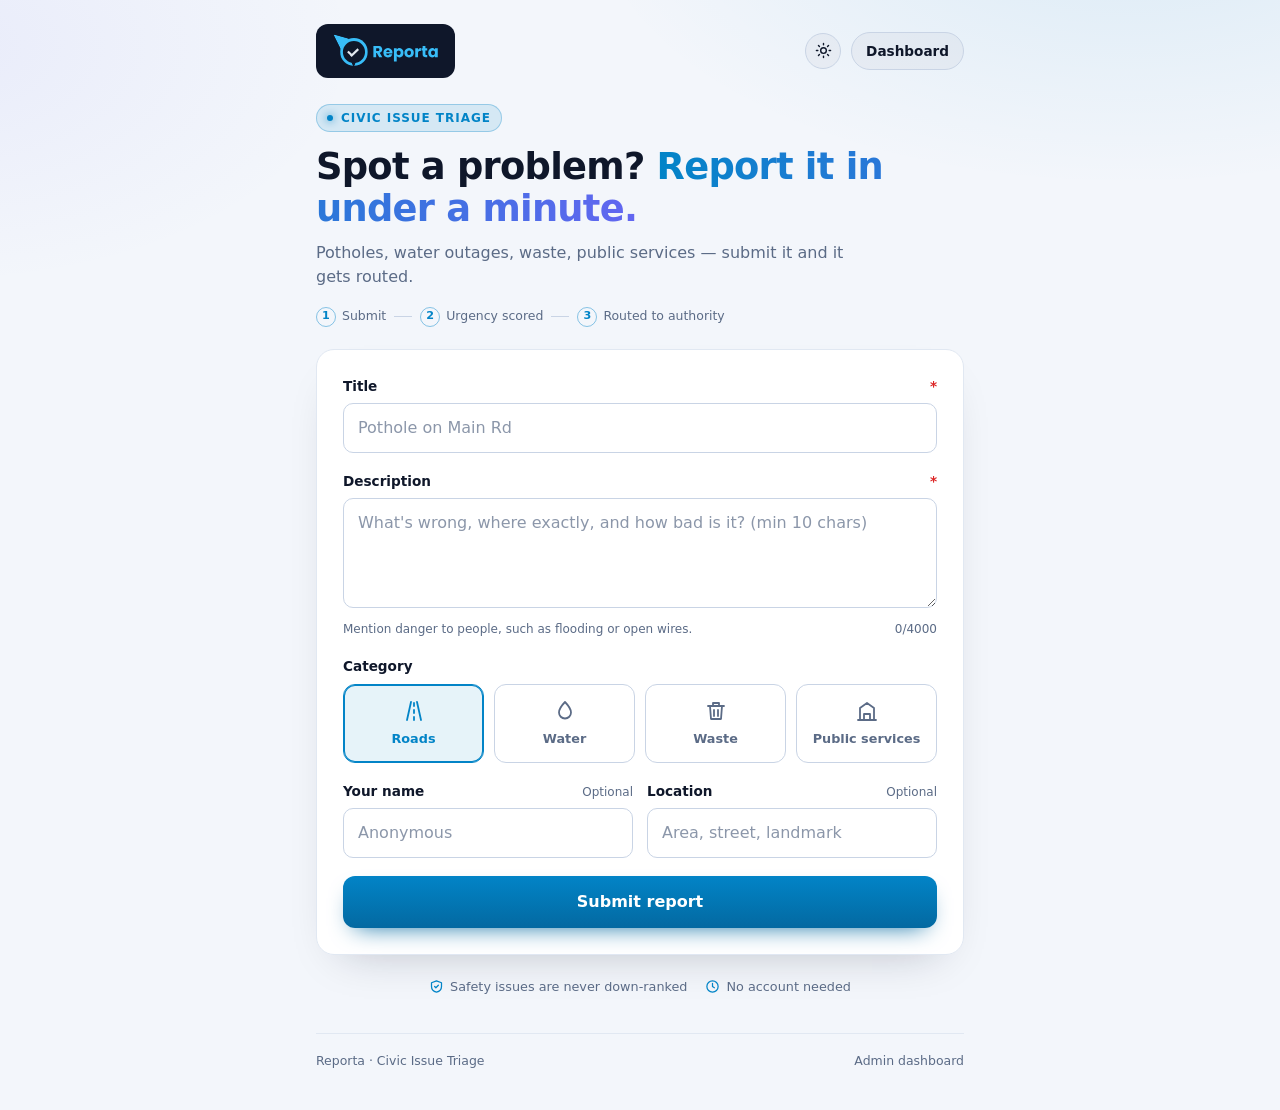
<file: static/index.html>
<!DOCTYPE html>
<html lang="en" data-theme="dark">
<head>
<meta charset="utf-8">
<meta name="viewport" content="width=device-width, initial-scale=1">
<meta name="theme-color" content="#0b1120">
<meta name="description" content="Report potholes, water outages, waste and public service problems. Every report is classified for urgency and routed to the right authority.">
<title>Civic Issue Triage — Report an Issue</title>
<link rel="icon" href="/static/reporta-logo-cropped.svg" type="image/svg+xml">
<link rel="stylesheet" href="/static/theme.css">
<script src="/static/theme.js"></script>
<style>
  .shell { max-width: 680px; margin: 0 auto; padding: 20px 16px 40px; }

  .topbar { display: flex; align-items: center; justify-content: space-between; gap: 12px; padding: 4px 0 26px; }
  .brand img { height: 40px; width: auto; display: block; }
  .top-actions { display: flex; align-items: center; gap: 10px; }

  .hero { margin-bottom: 22px; }
  .eyebrow {
    display: inline-flex; align-items: center; gap: 8px; font-size: .75rem; font-weight: 700;
    letter-spacing: .08em; text-transform: uppercase; color: var(--accent);
    background: color-mix(in srgb, var(--accent) 12%, transparent);
    border: 1px solid color-mix(in srgb, var(--accent) 30%, transparent);
    padding: 4px 10px; border-radius: 999px; margin-bottom: 14px;
  }
  .eyebrow i { width: 6px; height: 6px; border-radius: 50%; background: var(--accent); box-shadow: 0 0 8px var(--accent); }
  h1 { font-size: clamp(1.7rem, 5vw, 2.3rem); line-height: 1.15; letter-spacing: -.02em; font-weight: 800; }
  h1 span { background: linear-gradient(90deg, var(--accent), var(--violet)); -webkit-background-clip: text; background-clip: text; color: transparent; }
  .sub { color: var(--muted); font-size: 1rem; margin-top: 10px; max-width: 52ch; }

  .steps { display: flex; gap: 8px; margin: 18px 0 0; flex-wrap: wrap; }
  .step { font-size: .78rem; color: var(--muted); display: inline-flex; align-items: center; gap: 6px; }
  .step b { width: 20px; height: 20px; border-radius: 50%; display: inline-grid; place-items: center; font-size: .7rem; color: var(--accent); border: 1px solid color-mix(in srgb, var(--accent) 45%, transparent); }
  .step + .step::before { content: ""; width: 18px; height: 1px; background: var(--border-strong); margin-right: 2px; }

  .card {
    background: linear-gradient(180deg, var(--card-2), var(--card));
    border: 1px solid var(--border); border-radius: 18px; padding: 26px; box-shadow: var(--shadow);
  }
  .field { margin-bottom: 18px; }
  label, .label { display: flex; justify-content: space-between; align-items: baseline; font-size: .85rem; font-weight: 600; margin-bottom: 7px; }
  .opt { color: var(--muted); font-weight: 500; font-size: .75rem; }
  .req { color: var(--err); margin-left: 3px; }
  input[type=text], input:not([type]), textarea { width: 100%; padding: 12px 14px; font-size: 1rem; }
  textarea { min-height: 110px; resize: vertical; }
  .hint { font-size: .75rem; color: var(--muted); margin-top: 5px; display: flex; justify-content: space-between; gap: 10px; }
  .field-error { color: var(--err); font-size: .78rem; margin-top: 5px; display: none; }
  .field.invalid .field-error { display: block; }
  .field.invalid input, .field.invalid textarea { border-color: var(--err); }
  .row { display: grid; grid-template-columns: 1fr 1fr; gap: 14px; }

  .cats { display: grid; grid-template-columns: repeat(4, 1fr); gap: 10px; border: 0; padding: 0; min-width: 0; margin-bottom: 18px; }
  .cats legend { font-size: .85rem; font-weight: 600; margin-bottom: 7px; padding: 0; }
  label.cat { position: relative; display: block; margin: 0; }
  .cat input { position: absolute; opacity: 0; inset: 0; width: 100%; height: 100%; cursor: pointer; margin: 0; }
  .cat span {
    display: flex; flex-direction: column; align-items: center; gap: 6px; text-align: center;
    padding: 14px 6px; border-radius: 12px; border: 1px solid var(--border-strong);
    background: var(--bg-2); font-size: .8rem; font-weight: 600; color: var(--muted); transition: all .15s;
  }
  .cat svg { width: 24px; height: 24px; stroke: currentColor; fill: none; stroke-width: 1.8; stroke-linecap: round; stroke-linejoin: round; }
  .cat:hover span { border-color: var(--muted); color: var(--text); }
  .cat input:checked + span { border-color: var(--accent); color: var(--accent); background: color-mix(in srgb, var(--accent) 10%, var(--bg-2)); box-shadow: inset 0 0 0 1px var(--accent); }
  .cat input:focus-visible + span { box-shadow: var(--ring); }

  .submit { width: 100%; padding: 14px; font-size: 1rem; border-radius: 12px; font-weight: 800; }
  .spin { width: 16px; height: 16px; border: 2px solid rgba(255,255,255,.35); border-top-color: currentColor; border-radius: 50%; animation: spin .7s linear infinite; display: none; }
  .submit:disabled .spin { display: inline-block; }
  .submit:disabled { cursor: wait; opacity: .8; }
  @keyframes spin { to { transform: rotate(360deg); } }

  .msg { margin-top: 16px; padding: 12px 14px; border-radius: 10px; font-size: .92rem; display: none; border: 1px solid transparent; }
  .msg.ok { display: block; background: color-mix(in srgb, var(--ok) 12%, transparent); color: var(--ok); border-color: color-mix(in srgb, var(--ok) 35%, transparent); }
  .msg.err { display: block; background: color-mix(in srgb, var(--err) 12%, transparent); color: var(--err); border-color: color-mix(in srgb, var(--err) 35%, transparent); }

  /* confirmation screen */
  .success { text-align: center; padding: 10px 4px 2px; }
  .success .tick { width: 64px; height: 64px; border-radius: 50%; margin: 0 auto 16px; display: grid; place-items: center; background: color-mix(in srgb, var(--ok) 15%, transparent); border: 1px solid color-mix(in srgb, var(--ok) 40%, transparent); }
  .success .tick svg { width: 30px; height: 30px; stroke: var(--ok); fill: none; stroke-width: 2.4; stroke-linecap: round; stroke-linejoin: round; }
  .success h2 { font-size: 1.35rem; letter-spacing: -.01em; }
  .success .ref { display: inline-flex; align-items: center; gap: 10px; margin: 14px 0 6px; padding: 8px 8px 8px 16px; border-radius: 12px; border: 1px dashed var(--border-strong); background: var(--bg-2); font-weight: 800; font-size: 1.2rem; font-variant-numeric: tabular-nums; }
  .success .ref .btn { padding: 6px 12px; font-size: .78rem; }
  #success-text { color: var(--text-soft); font-size: .95rem; max-width: 44ch; margin: 8px auto 0; }
  .next { text-align: left; margin: 22px 0 22px; padding: 16px 18px; border-radius: 12px; background: var(--tint); border: 1px solid var(--border); display: grid; gap: 10px; }
  .next div { display: flex; gap: 12px; font-size: .88rem; color: var(--text-soft); }
  .next b { flex: none; width: 22px; height: 22px; border-radius: 50%; display: grid; place-items: center; font-size: .72rem; color: var(--accent); border: 1px solid color-mix(in srgb, var(--accent) 45%, transparent); }

  .trust { display: flex; gap: 18px; flex-wrap: wrap; justify-content: center; margin-top: 22px; color: var(--muted); font-size: .8rem; }
  .trust span { display: inline-flex; align-items: center; gap: 6px; }
  .trust svg { width: 15px; height: 15px; stroke: var(--accent); fill: none; stroke-width: 2; stroke-linecap: round; stroke-linejoin: round; }

  @media (max-width: 520px) {
    .card { padding: 20px 16px; }
    .cats { grid-template-columns: repeat(2, 1fr); }
    .row { grid-template-columns: 1fr; gap: 0; }
    .step + .step::before { display: none; }
    .steps { gap: 6px 14px; }
  }
</style>
</head>
<body>
<div class="shell">
  <header class="topbar logo-header">
    <a class="brand" href="/" aria-label="Reporta home">
      <img src="/static/reporta-logo-cropped.svg" alt="Reporta logo" onerror="this.remove()">
    </a>
    <div class="top-actions">
      <button class="icon-btn" id="theme-toggle" type="button" aria-label="Switch theme">
        <svg class="i-moon" viewBox="0 0 24 24"><path d="M21 12.8A9 9 0 1 1 11.2 3a7 7 0 0 0 9.8 9.8Z"/></svg>
        <svg class="i-sun" viewBox="0 0 24 24"><circle cx="12" cy="12" r="4"/><path d="M12 2v2M12 20v2M4.9 4.9l1.4 1.4M17.7 17.7l1.4 1.4M2 12h2M20 12h2M4.9 19.1l1.4-1.4M17.7 6.3l1.4-1.4"/></svg>
      </button>
      <a class="pill-link" href="/dashboard">Dashboard</a>
    </div>
  </header>

  <section class="hero">
    <span class="eyebrow"><i></i> Civic Issue Triage</span>
    <h1>Spot a problem? <span>Report it in under a minute.</span></h1>
    <p class="sub">Potholes, water outages, waste, public services — submit it and it gets routed.</p>
    <div class="steps" aria-label="How it works">
      <span class="step"><b>1</b> Submit</span>
      <span class="step"><b>2</b> Urgency scored</span>
      <span class="step"><b>3</b> Routed to authority</span>
    </div>
  </section>

  <main class="card">
    <form id="report-form" novalidate>
      <h2 class="sr-only">Report a Civic Issue</h2>
      <div class="field" id="fld-title">
        <label for="title">Title <span class="req" aria-hidden="true">*</span></label>
        <input id="title" name="title" required minlength="3" maxlength="200"
               placeholder="Pothole on Main Rd" aria-describedby="err-title">
        <div class="field-error" id="err-title">Please enter a short title (at least 3 characters).</div>
      </div>

      <div class="field" id="fld-description">
        <label for="description">Description <span class="req" aria-hidden="true">*</span></label>
        <textarea id="description" name="description" required minlength="10" maxlength="4000"
                  placeholder="What's wrong, where exactly, and how bad is it? (min 10 chars)" aria-describedby="err-description"></textarea>
        <div class="hint"><span>Mention danger to people, such as flooding or open wires.</span><span><span id="count">0</span>/4000</span></div>
        <div class="field-error" id="err-description">Please describe the problem in at least 10 characters.</div>
      </div>

      <fieldset class="cats">
        <legend>Category</legend>
        <label class="cat"><input type="radio" name="category" value="roads" checked>
          <span><svg viewBox="0 0 24 24"><path d="M5 21 9 3M19 21 15 3M12 4v3M12 11v3M12 18v3"/></svg>Roads</span></label>
        <label class="cat"><input type="radio" name="category" value="water">
          <span><svg viewBox="0 0 24 24"><path d="M12 3s6 6.2 6 10.5A6 6 0 0 1 6 13.5C6 9.2 12 3 12 3Z"/></svg>Water</span></label>
        <label class="cat"><input type="radio" name="category" value="waste">
          <span><svg viewBox="0 0 24 24"><path d="M4 7h16M10 11v6M14 11v6M6 7l1 13h10l1-13M9 7V4h6v3"/></svg>Waste</span></label>
        <label class="cat"><input type="radio" name="category" value="public_services">
          <span><svg viewBox="0 0 24 24"><path d="M3 21h18M5 21V9l7-5 7 5v12M9 21v-6h6v6"/></svg>Public services</span></label>
      </fieldset>

      <div class="row">
        <div class="field">
          <label for="reporter">Your name <span class="opt">Optional</span></label>
          <input id="reporter" name="reporter" maxlength="120" placeholder="Anonymous" autocomplete="name">
        </div>
        <div class="field">
          <label for="location">Location <span class="opt">Optional</span></label>
          <input id="location" name="location" maxlength="200" placeholder="Area, street, landmark">
        </div>
      </div>

      <button type="submit" class="btn btn-primary submit" id="submit-btn"><span class="spin" aria-hidden="true"></span><span id="submit-label">Submit report</span></button>
      <div class="msg" id="msg" role="alert"></div>
    </form>

    <section class="success is-hidden" id="success" aria-live="polite">
      <div class="tick"><svg viewBox="0 0 24 24"><path d="m5 12.5 4.5 4.5L19 7.5"/></svg></div>
      <h2>Report received</h2>
      <div class="ref"><span id="ref-id">#—</span><button class="btn" id="copy-ref" type="button">Copy</button></div>
      <p id="success-text"></p>
      <div class="next">
        <div><b>1</b><span>Your report is checked for urgency. Safety hazards are always ranked high.</span></div>
        <div><b>2</b><span>It is routed to the authority responsible for this kind of issue.</span></div>
        <div><b>3</b><span>Uncertain cases are reviewed by a person before anything is sent.</span></div>
      </div>
      <button class="btn btn-primary submit" id="another" type="button">Submit another report</button>
    </section>
  </main>

  <div class="trust">
    <span><svg viewBox="0 0 24 24"><path d="M12 3 4 6v6c0 5 3.5 8 8 9 4.5-1 8-4 8-9V6l-8-3Z"/><path d="m9 12 2 2 4-4"/></svg>Safety issues are never down-ranked</span>
    <span><svg viewBox="0 0 24 24"><circle cx="12" cy="12" r="9"/><path d="M12 7v5l3 2"/></svg>No account needed</span>
  </div>

  <footer class="site-footer">
    <span>Reporta · Civic Issue Triage</span>
    <a href="/dashboard">Admin dashboard</a>
  </footer>
</div>

<script>
(function () {
  var form = document.getElementById("report-form");
  var btn = document.getElementById("submit-btn");
  var label = document.getElementById("submit-label");
  var msg = document.getElementById("msg");
  var titleEl = document.getElementById("title");
  var desc = document.getElementById("description");
  var count = document.getElementById("count");
  var success = document.getElementById("success");
  var lastRef = "";

  desc.addEventListener("input", function () { count.textContent = desc.value.length; });

  function show(kind, text) {
    msg.className = "msg " + kind;
    msg.textContent = text;
  }

  function setInvalid(fieldId, bad) {
    document.getElementById(fieldId).classList.toggle("invalid", bad);
  }

  titleEl.addEventListener("input", function () { setInvalid("fld-title", titleEl.value.trim().length < 3 && titleEl.value.length > 0); });
  desc.addEventListener("input", function () { setInvalid("fld-description", desc.value.trim().length < 10 && desc.value.length > 0); });

  function validate() {
    var badTitle = titleEl.value.trim().length < 3;
    var badDesc = desc.value.trim().length < 10;
    setInvalid("fld-title", badTitle);
    setInvalid("fld-description", badDesc);
    if (badTitle) { titleEl.focus(); return false; }
    if (badDesc) { desc.focus(); return false; }
    return true;
  }

  function showSuccess(id) {
    lastRef = "#" + id;
    document.getElementById("ref-id").textContent = lastRef;
    document.getElementById("success-text").textContent =
      "Thank you, your report has been received and filed as #" + id + ".";
    form.classList.add("is-hidden");
    success.classList.remove("is-hidden");
    document.getElementById("another").focus();
    window.scrollTo({ top: 0, behavior: "smooth" });
  }

  document.getElementById("another").addEventListener("click", function () {
    success.classList.add("is-hidden");
    form.classList.remove("is-hidden");
    show("", "");
    titleEl.focus();
  });

  document.getElementById("copy-ref").addEventListener("click", function () {
    var done = function () { window.reportaToast("Reference " + lastRef + " copied", "ok"); };
    if (navigator.clipboard && navigator.clipboard.writeText) {
      navigator.clipboard.writeText(lastRef).then(done, function () { window.reportaToast("Could not copy", "err"); });
    } else {
      window.reportaToast("Reference: " + lastRef);
    }
  });

  form.addEventListener("submit", function (e) {
    e.preventDefault();
    show("", "");
    if (!validate()) return;
    btn.disabled = true;
    label.textContent = "Submitting…";

    var payload = {
      title: titleEl.value.trim(),
      description: desc.value.trim(),
      category: form.elements["category"].value,
      reporter: document.getElementById("reporter").value.trim() || null,
      location: document.getElementById("location").value.trim() || null,
      source: "web"
    };

    fetch("/api/reports", {
      method: "POST",
      headers: { "Content-Type": "application/json" },
      body: JSON.stringify(payload)
    })
    .then(function (res) {
      return res.json().then(function (body) { return { ok: res.ok, body: body }; });
    })
    .then(function (r) {
      if (r.ok) {
        form.reset();
        count.textContent = "0";
        showSuccess(r.body.id);
      } else {
        var d = r.body.detail;
        show("err", (typeof d === "string" && d) || "Submission failed. Please check the fields and try again.");
      }
    })
    .catch(function () { show("err", "Network error — try again."); })
    .finally(function () { btn.disabled = false; label.textContent = "Submit report"; });
  });
})();
</script>
</body>
</html>
</file>
<file: static/theme.css>
/* Reporta shared design system — used by index.html and dashboard.html */
:root {
  color-scheme: dark;
  --bg: #0b1120; --bg-2: #0f172a; --card: #131c31; --card-2: #17223a;
  --border: #243049; --border-strong: #33425f;
  --text: #e8edf6; --text-soft: #c3cde0; --muted: #93a1ba;
  --accent: #38bdf8; --accent-2: #0ea5e9; --on-accent: #04111f; --violet: #818cf8;
  --ok: #4ade80; --err: #f87171;
  --u1: #4ade80; --u2: #a3e635; --u3: #fbbf24; --u4: #fb923c; --u5: #f87171;
  --glow-1: rgba(56,189,248,.14); --glow-2: rgba(99,102,241,.10);
  --shadow: 0 24px 60px -24px rgba(0,0,0,.6);
  --ring: 0 0 0 3px rgba(56,189,248,.30);
  --hover: rgba(56,189,248,.07); --tint: rgba(255,255,255,.03);
}
:root[data-theme="light"] {
  color-scheme: light;
  --bg: #f3f6fb; --bg-2: #ffffff; --card: #ffffff; --card-2: #ffffff;
  --border: #e1e8f2; --border-strong: #c9d4e5;
  --text: #0f172a; --text-soft: #334155; --muted: #5b6b86;
  --accent: #0284c7; --accent-2: #0369a1; --on-accent: #ffffff; --violet: #6366f1;
  --ok: #15803d; --err: #dc2626;
  --u1: #16a34a; --u2: #65a30d; --u3: #d97706; --u4: #ea580c; --u5: #dc2626;
  --glow-1: rgba(2,132,199,.10); --glow-2: rgba(99,102,241,.07);
  --shadow: 0 20px 44px -26px rgba(15,23,42,.28);
  --ring: 0 0 0 3px rgba(2,132,199,.25);
  --hover: rgba(2,132,199,.06); --tint: rgba(15,23,42,.03);
}

* { box-sizing: border-box; margin: 0; }
html { -webkit-text-size-adjust: 100%; }
body {
  font-family: Inter, system-ui, -apple-system, "Segoe UI", Roboto, sans-serif;
  color: var(--text); line-height: 1.5; min-height: 100vh;
  background:
    radial-gradient(900px 460px at 88% -10%, var(--glow-1), transparent 60%),
    radial-gradient(700px 400px at -5% 5%, var(--glow-2), transparent 60%),
    var(--bg);
  background-attachment: fixed;
  transition: background-color .2s, color .2s;
}
a { color: var(--accent); }
.sr-only { position: absolute; width: 1px; height: 1px; overflow: hidden; clip: rect(0 0 0 0); white-space: nowrap; }
.is-hidden { display: none !important; }
:focus-visible { outline: 2px solid var(--accent); outline-offset: 2px; }

/* top bar pieces */
.pill-link {
  color: var(--text); text-decoration: none; font-size: .85rem; font-weight: 600;
  padding: 8px 14px; border: 1px solid var(--border-strong); border-radius: 999px;
  background: var(--tint); transition: border-color .15s, background .15s; white-space: nowrap;
}
.pill-link:hover { border-color: var(--accent); background: var(--hover); }
.icon-btn {
  width: 36px; height: 36px; display: inline-grid; place-items: center; cursor: pointer;
  border: 1px solid var(--border-strong); border-radius: 999px; background: var(--tint); color: var(--text);
  transition: border-color .15s, background .15s;
}
.icon-btn:hover { border-color: var(--accent); background: var(--hover); }
.icon-btn svg { width: 17px; height: 17px; stroke: currentColor; fill: none; stroke-width: 2; stroke-linecap: round; stroke-linejoin: round; }
.icon-btn .i-sun { display: none; }
:root[data-theme="light"] .icon-btn .i-sun { display: block; }
:root[data-theme="light"] .icon-btn .i-moon { display: none; }

/* buttons */
.btn {
  display: inline-flex; align-items: center; justify-content: center; gap: 8px; cursor: pointer;
  padding: 10px 16px; border-radius: 10px; font: inherit; font-weight: 700; font-size: .88rem;
  border: 1px solid var(--border-strong); background: var(--card); color: var(--text);
  transition: transform .12s, filter .15s, border-color .15s, background .15s;
}
.btn:hover:not(:disabled) { border-color: var(--accent); background: var(--hover); }
.btn:disabled { opacity: .55; cursor: not-allowed; }
.btn-primary { border: 0; background: linear-gradient(180deg, var(--accent), var(--accent-2)); color: var(--on-accent); box-shadow: 0 10px 24px -12px var(--accent-2); }
.btn-primary:hover:not(:disabled) { background: linear-gradient(180deg, var(--accent), var(--accent-2)); filter: brightness(1.07); transform: translateY(-1px); }

/* form controls */
input, textarea, select {
  font: inherit; color: var(--text); background: var(--bg-2);
  border: 1px solid var(--border-strong); border-radius: 10px;
  transition: border-color .15s, box-shadow .15s;
}
input::placeholder, textarea::placeholder { color: var(--muted); opacity: .7; }
input:hover, textarea:hover, select:hover { border-color: var(--muted); }
input:focus, textarea:focus, select:focus { outline: 0; border-color: var(--accent); box-shadow: var(--ring); }

/* badges */
.badge { display: inline-block; padding: 3px 10px; border-radius: 999px; font-size: .72rem; font-weight: 700; text-transform: capitalize; white-space: nowrap; }
.st-new { background: color-mix(in srgb, var(--accent) 16%, transparent); color: var(--accent); }
.st-routed { background: color-mix(in srgb, var(--u2) 18%, transparent); color: var(--u2); }
.st-in_progress { background: color-mix(in srgb, var(--u3) 18%, transparent); color: var(--u3); }
.st-resolved, .st-closed { background: color-mix(in srgb, var(--u1) 18%, transparent); color: var(--u1); }
.rev { background: color-mix(in srgb, var(--err) 16%, transparent); color: var(--err); margin-left: 6px; }

/* toasts */
.toasts { position: fixed; right: 16px; bottom: 16px; display: grid; gap: 8px; z-index: 100; max-width: calc(100vw - 32px); }
.toast {
  display: flex; align-items: center; gap: 10px; padding: 12px 16px; border-radius: 12px; font-size: .88rem; font-weight: 600;
  background: var(--card-2); color: var(--text); border: 1px solid var(--border-strong); box-shadow: var(--shadow);
  animation: toast-in .2s ease-out;
}
.toast::before { content: ""; width: 8px; height: 8px; border-radius: 50%; background: var(--accent); flex: none; }
.toast.ok::before { background: var(--ok); }
.toast.err::before { background: var(--err); }
@keyframes toast-in { from { transform: translateY(10px); opacity: 0; } to { transform: none; opacity: 1; } }

/* footer */
.site-footer { margin-top: 36px; padding-top: 18px; border-top: 1px solid var(--border); color: var(--muted); font-size: .78rem; display: flex; flex-wrap: wrap; gap: 8px 18px; justify-content: space-between; }
.site-footer a { color: var(--muted); text-decoration: none; }
.site-footer a:hover { color: var(--accent); }

@media (prefers-reduced-motion: reduce) { * { animation: none !important; transition: none !important; } }

/* The Reporta logo is drawn for dark backgrounds; keep it legible in light theme */
:root[data-theme="light"] .brand img {
  background: #0f172a; padding: 7px 14px; border-radius: 12px; box-sizing: content-box;
}
</file>
